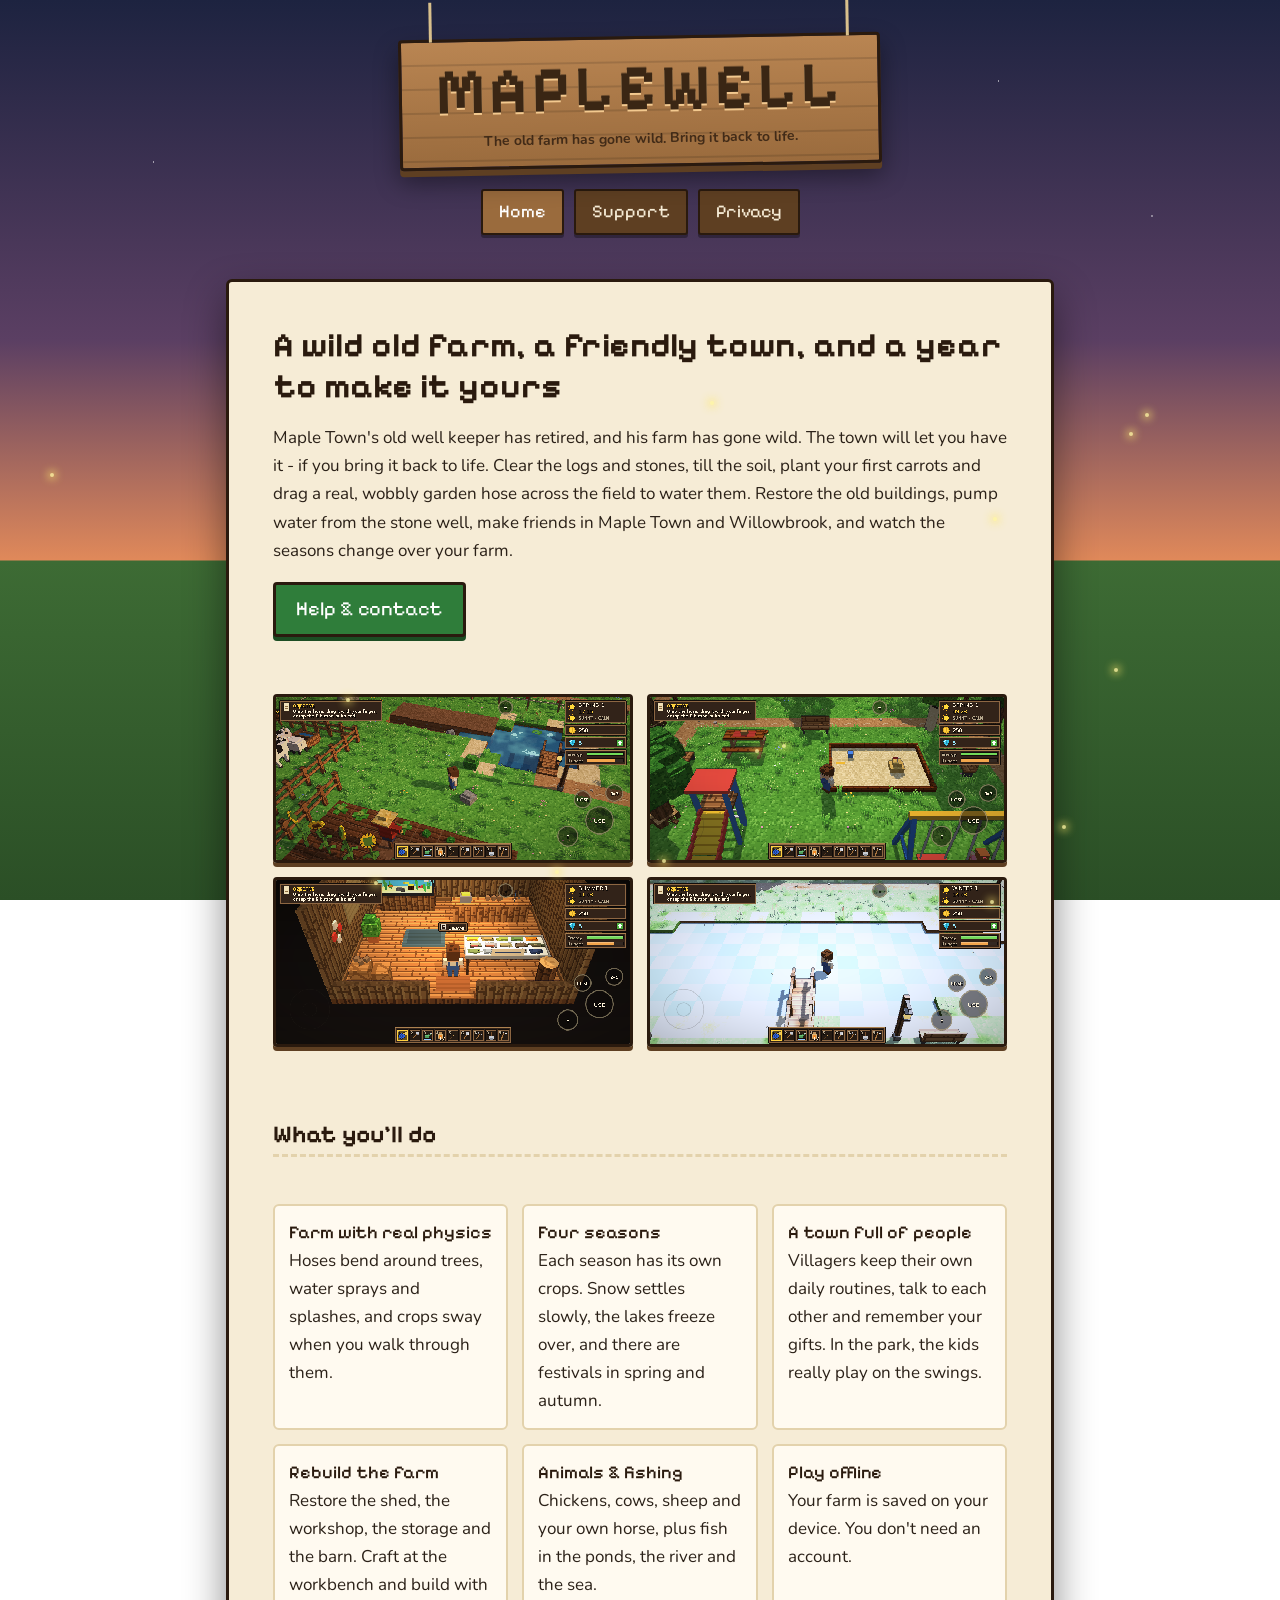
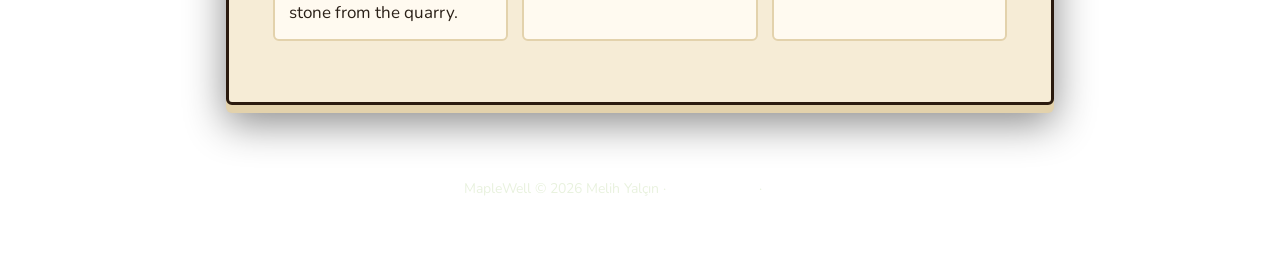
<file: index.html>
<!doctype html>
<html lang="en">
<head>
  <meta charset="utf-8">
  <meta name="viewport" content="width=device-width, initial-scale=1">
  <title>MapleWell - a farming game by Melih Yalçın</title>
  <meta name="description" content="MapleWell: the old well keeper's farm has gone wild. Clear it, plant it, water it with a real, bendy garden hose, and bring it back to life. For iPhone, iPad and PC.">
  <link rel="icon" href="img/icon.png">
  <link rel="preconnect" href="https://fonts.googleapis.com">
  <link rel="preconnect" href="https://fonts.gstatic.com" crossorigin>
  <link href="https://fonts.googleapis.com/css2?family=Nunito:wght@400;700&family=Pixelify+Sans:wght@500;700&display=swap" rel="stylesheet">
  <link rel="stylesheet" href="style.css">
</head>
<body>
  <header class="top">
    <a class="sign" href="index.html">
      <span class="logo">MAPLEWELL</span>
      <span class="tagline">The old farm has gone wild. Bring it back to life.</span>
    </a>
    <nav>
      <a href="index.html" aria-current="page">Home</a>
      <a href="support.html">Support</a>
      <a href="privacy.html">Privacy</a>
    </nav>
  </header>

  <main>
    <div class="paper hero">
      <div>
        <h1>A wild old farm, a friendly town, and a year to make it yours</h1>
        <p>Maple Town's old well keeper has retired, and his farm has gone wild. The town will let you have it - if you bring it back to life. Clear the logs and stones, till the soil, plant your first carrots and drag a real, wobbly garden hose across the field to water them. Restore the old buildings, pump water from the stone well, make friends in Maple Town and Willowbrook, and watch the seasons change over your farm.</p>
        <p><a class="button" href="support.html">Help &amp; contact</a></p>
      </div>

      <div class="shots">
        <img src="img/shot1.png" alt="The farm in the golden hour, with sunflowers and a pond" loading="lazy">
        <img src="img/shot3.png" alt="The Willowbrook park with a slide, a sandbox and swings" loading="lazy">
        <img src="img/shot5.png" alt="Inside the fishing shop: an aquarium and today's catch on ice" loading="lazy">
        <img src="img/shot4.png" alt="A frozen lake in winter" loading="lazy">
      </div>

      <h2>What you'll do</h2>
      <ul class="features">
        <li><b>Farm with real physics</b>Hoses bend around trees, water sprays and splashes, and crops sway when you walk through them.</li>
        <li><b>Four seasons</b>Each season has its own crops. Snow settles slowly, the lakes freeze over, and there are festivals in spring and autumn.</li>
        <li><b>A town full of people</b>Villagers keep their own daily routines, talk to each other and remember your gifts. In the park, the kids really play on the swings.</li>
        <li><b>Rebuild the farm</b>Restore the shed, the workshop, the storage and the barn. Craft at the workbench and build with stone from the quarry.</li>
        <li><b>Animals &amp; fishing</b>Chickens, cows, sheep and your own horse, plus fish in the ponds, the river and the sea.</li>
        <li><b>Play offline</b>Your farm is saved on your device. You don't need an account.</li>
      </ul>
    </div>
  </main>

  <footer>
    <p>MapleWell © 2026 Melih Yalçın · <a href="privacy.html">Privacy Policy</a> · <a href="support.html">Support</a></p>
  </footer>

  <script>
    // a few fireflies drifting over the page
    for (let i = 0; i < 14; i++) {
      const f = document.createElement("div");
      f.className = "firefly";
      f.style.left = Math.random() * 100 + "vw";
      f.style.top = 40 + Math.random() * 60 + "vh";
      f.style.animationDelay = (Math.random() * 6) + "s, " + (Math.random() * 3) + "s";
      document.body.appendChild(f);
    }
  </script>
</body>
</html>
</file>
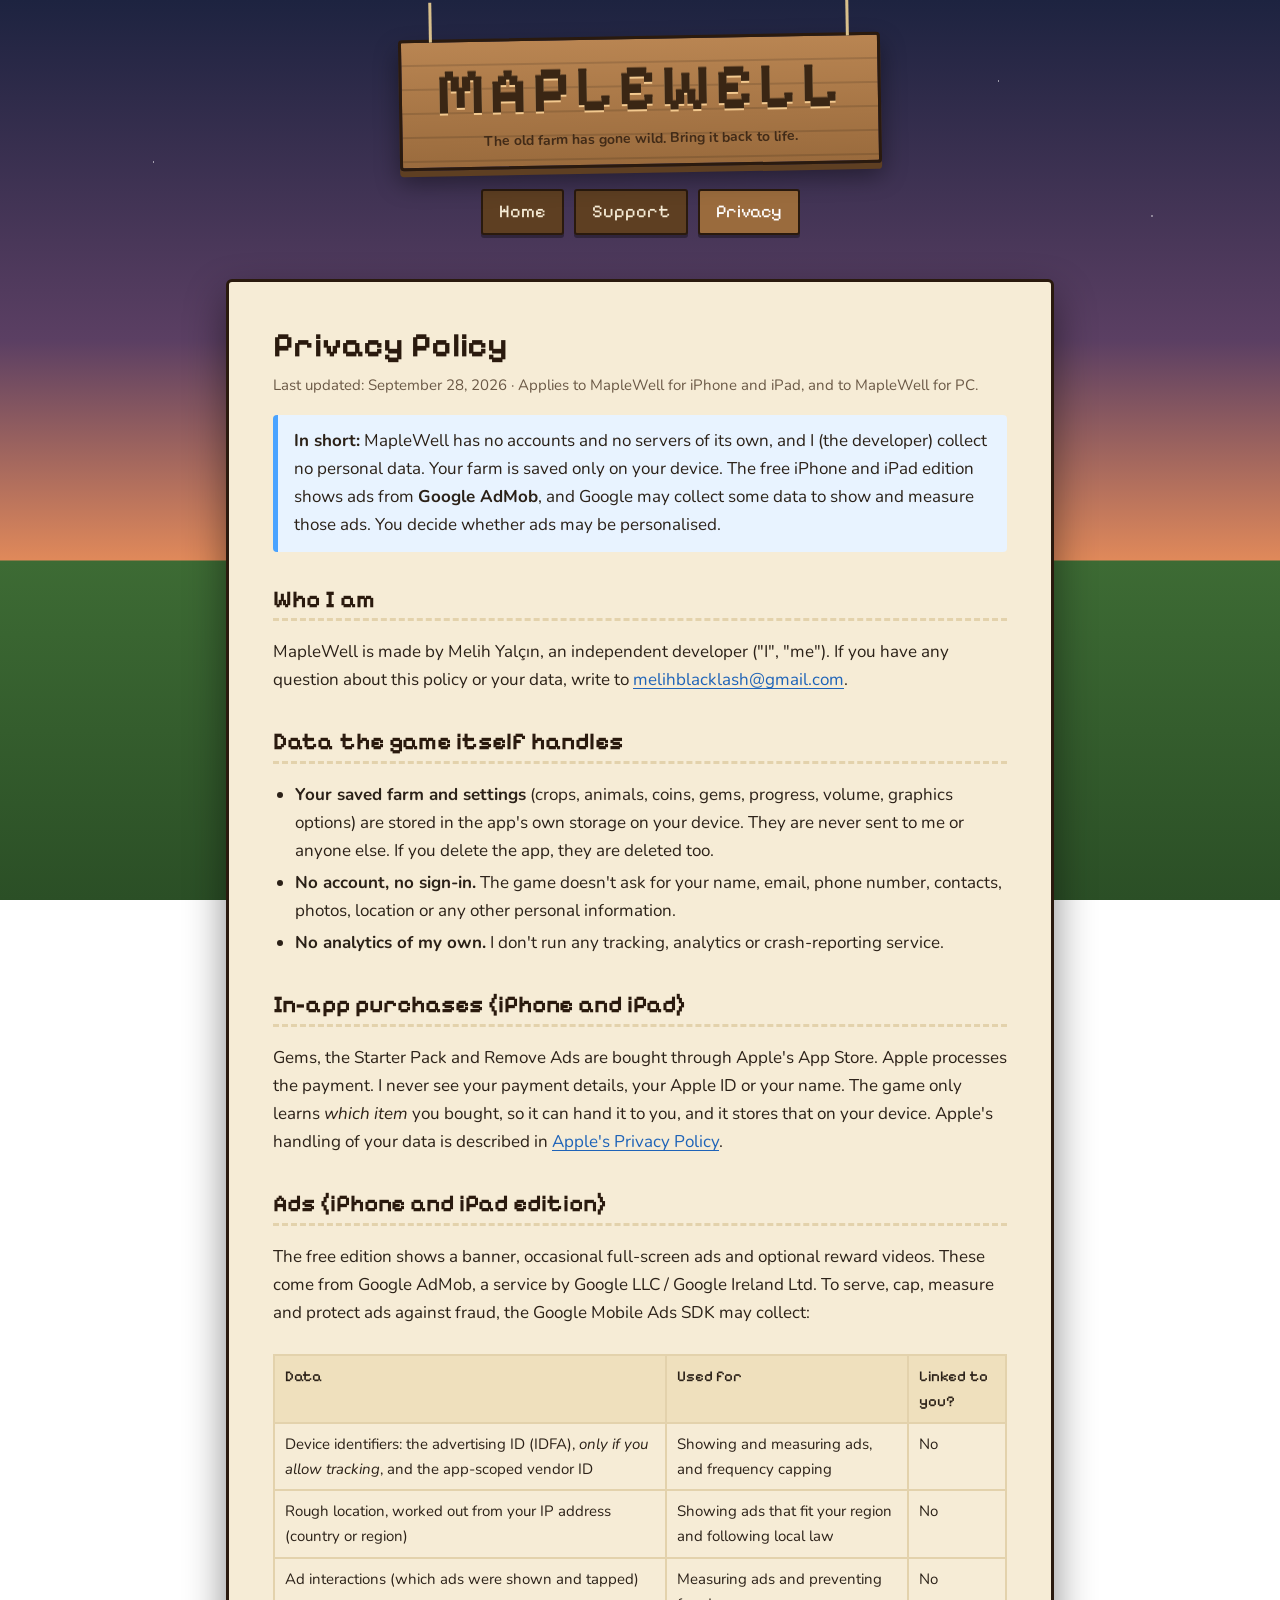
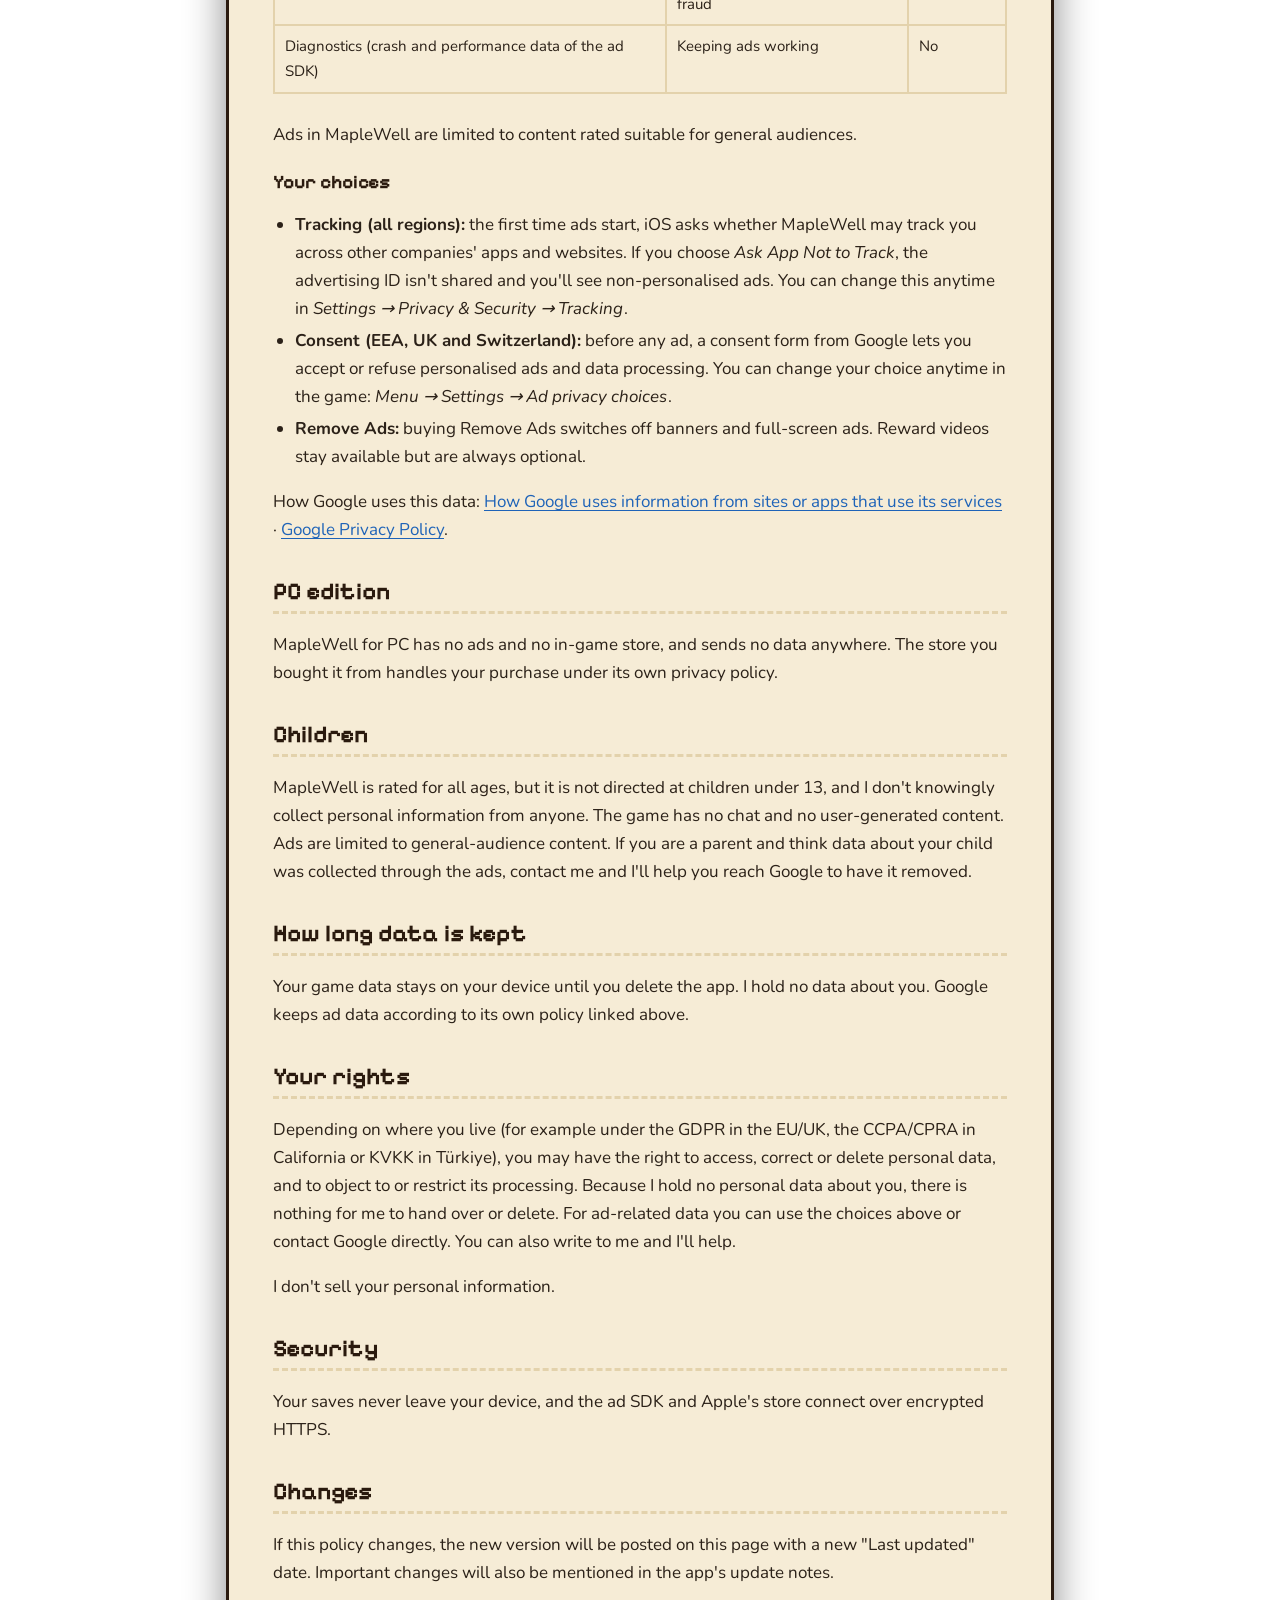
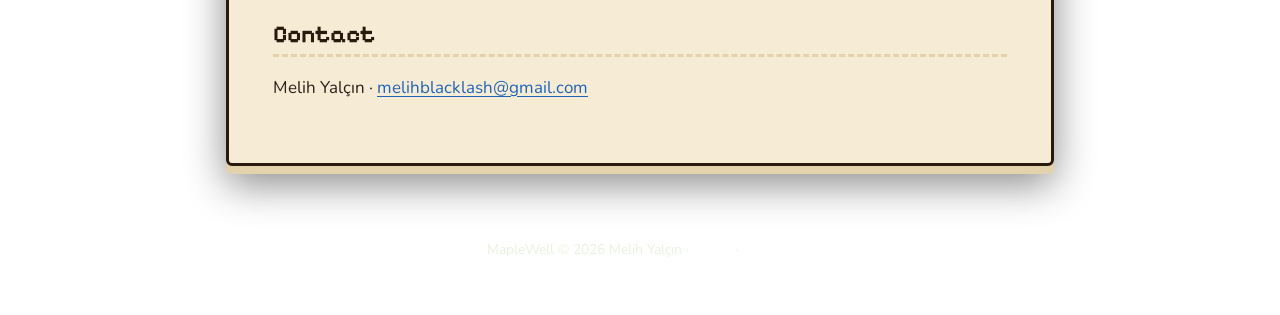
<file: privacy.html>
<!doctype html>
<html lang="en">
<head>
  <meta charset="utf-8">
  <meta name="viewport" content="width=device-width, initial-scale=1">
  <title>MapleWell - Privacy Policy</title>
  <meta name="description" content="How MapleWell handles your data: the game keeps your farm on your device; ads in the iPhone and iPad edition are served by Google AdMob.">
  <link rel="icon" href="img/icon.png">
  <link rel="preconnect" href="https://fonts.googleapis.com">
  <link rel="preconnect" href="https://fonts.gstatic.com" crossorigin>
  <link href="https://fonts.googleapis.com/css2?family=Nunito:wght@400;700&family=Pixelify+Sans:wght@500;700&display=swap" rel="stylesheet">
  <link rel="stylesheet" href="style.css">
</head>
<body>
  <header class="top">
    <a class="sign" href="index.html">
      <span class="logo">MAPLEWELL</span>
      <span class="tagline">The old farm has gone wild. Bring it back to life.</span>
    </a>
    <nav>
      <a href="index.html">Home</a>
      <a href="support.html">Support</a>
      <a href="privacy.html" aria-current="page">Privacy</a>
    </nav>
  </header>

  <main>
    <article class="paper">
      <h1>Privacy Policy</h1>
      <p class="meta">Last updated: September 28, 2026 · Applies to MapleWell for iPhone and iPad, and to MapleWell for PC.</p>

      <div class="note">
        <strong>In short:</strong> MapleWell has no accounts and no servers of its own, and I (the developer) collect no personal data. Your farm is saved only on your device. The free iPhone and iPad edition shows ads from <strong>Google AdMob</strong>, and Google may collect some data to show and measure those ads. You decide whether ads may be personalised.
      </div>

      <h2>Who I am</h2>
      <p>MapleWell is made by Melih Yalçın, an independent developer ("I", "me"). If you have any question about this policy or your data, write to <a href="mailto:melihblacklash@gmail.com">melihblacklash@gmail.com</a>.</p>

      <h2>Data the game itself handles</h2>
      <ul>
        <li><strong>Your saved farm and settings</strong> (crops, animals, coins, gems, progress, volume, graphics options) are stored in the app's own storage on your device. They are never sent to me or anyone else. If you delete the app, they are deleted too.</li>
        <li><strong>No account, no sign-in.</strong> The game doesn't ask for your name, email, phone number, contacts, photos, location or any other personal information.</li>
        <li><strong>No analytics of my own.</strong> I don't run any tracking, analytics or crash-reporting service.</li>
      </ul>

      <h2>In-app purchases (iPhone and iPad)</h2>
      <p>Gems, the Starter Pack and Remove Ads are bought through Apple's App Store. Apple processes the payment. I never see your payment details, your Apple ID or your name. The game only learns <em>which item</em> you bought, so it can hand it to you, and it stores that on your device. Apple's handling of your data is described in <a href="https://www.apple.com/legal/privacy/" target="_blank" rel="noopener">Apple's Privacy Policy</a>.</p>

      <h2>Ads (iPhone and iPad edition)</h2>
      <p>The free edition shows a banner, occasional full-screen ads and optional reward videos. These come from Google AdMob, a service by Google LLC / Google Ireland Ltd. To serve, cap, measure and protect ads against fraud, the Google Mobile Ads SDK may collect:</p>
      <div class="table-wrap">
        <table>
          <tr><th>Data</th><th>Used for</th><th>Linked to you?</th></tr>
          <tr><td>Device identifiers: the advertising ID (IDFA), <em>only if you allow tracking</em>, and the app-scoped vendor ID</td><td>Showing and measuring ads, and frequency capping</td><td>No</td></tr>
          <tr><td>Rough location, worked out from your IP address (country or region)</td><td>Showing ads that fit your region and following local law</td><td>No</td></tr>
          <tr><td>Ad interactions (which ads were shown and tapped)</td><td>Measuring ads and preventing fraud</td><td>No</td></tr>
          <tr><td>Diagnostics (crash and performance data of the ad SDK)</td><td>Keeping ads working</td><td>No</td></tr>
        </table>
      </div>
      <p>Ads in MapleWell are limited to content rated suitable for general audiences.</p>
      <h3>Your choices</h3>
      <ul>
        <li><strong>Tracking (all regions):</strong> the first time ads start, iOS asks whether MapleWell may track you across other companies' apps and websites. If you choose <em>Ask App Not to Track</em>, the advertising ID isn't shared and you'll see non-personalised ads. You can change this anytime in <em>Settings → Privacy &amp; Security → Tracking</em>.</li>
        <li><strong>Consent (EEA, UK and Switzerland):</strong> before any ad, a consent form from Google lets you accept or refuse personalised ads and data processing. You can change your choice anytime in the game: <em>Menu → Settings → Ad privacy choices</em>.</li>
        <li><strong>Remove Ads:</strong> buying Remove Ads switches off banners and full-screen ads. Reward videos stay available but are always optional.</li>
      </ul>
      <p>How Google uses this data: <a href="https://policies.google.com/technologies/partner-sites" target="_blank" rel="noopener">How Google uses information from sites or apps that use its services</a> · <a href="https://policies.google.com/privacy" target="_blank" rel="noopener">Google Privacy Policy</a>.</p>

      <h2>PC edition</h2>
      <p>MapleWell for PC has no ads and no in-game store, and sends no data anywhere. The store you bought it from handles your purchase under its own privacy policy.</p>

      <h2>Children</h2>
      <p>MapleWell is rated for all ages, but it is not directed at children under 13, and I don't knowingly collect personal information from anyone. The game has no chat and no user-generated content. Ads are limited to general-audience content. If you are a parent and think data about your child was collected through the ads, contact me and I'll help you reach Google to have it removed.</p>

      <h2>How long data is kept</h2>
      <p>Your game data stays on your device until you delete the app. I hold no data about you. Google keeps ad data according to its own policy linked above.</p>

      <h2>Your rights</h2>
      <p>Depending on where you live (for example under the GDPR in the EU/UK, the CCPA/CPRA in California or KVKK in Türkiye), you may have the right to access, correct or delete personal data, and to object to or restrict its processing. Because I hold no personal data about you, there is nothing for me to hand over or delete. For ad-related data you can use the choices above or contact Google directly. You can also write to me and I'll help.</p>
      <p>I don't sell your personal information.</p>

      <h2>Security</h2>
      <p>Your saves never leave your device, and the ad SDK and Apple's store connect over encrypted HTTPS.</p>

      <h2>Changes</h2>
      <p>If this policy changes, the new version will be posted on this page with a new "Last updated" date. Important changes will also be mentioned in the app's update notes.</p>

      <h2>Contact</h2>
      <p>Melih Yalçın · <a href="mailto:melihblacklash@gmail.com">melihblacklash@gmail.com</a></p>
    </article>
  </main>

  <footer>
    <p>MapleWell © 2026 Melih Yalçın · <a href="index.html">Home</a> · <a href="support.html">Support</a></p>
  </footer>
</body>
</html>
</file>
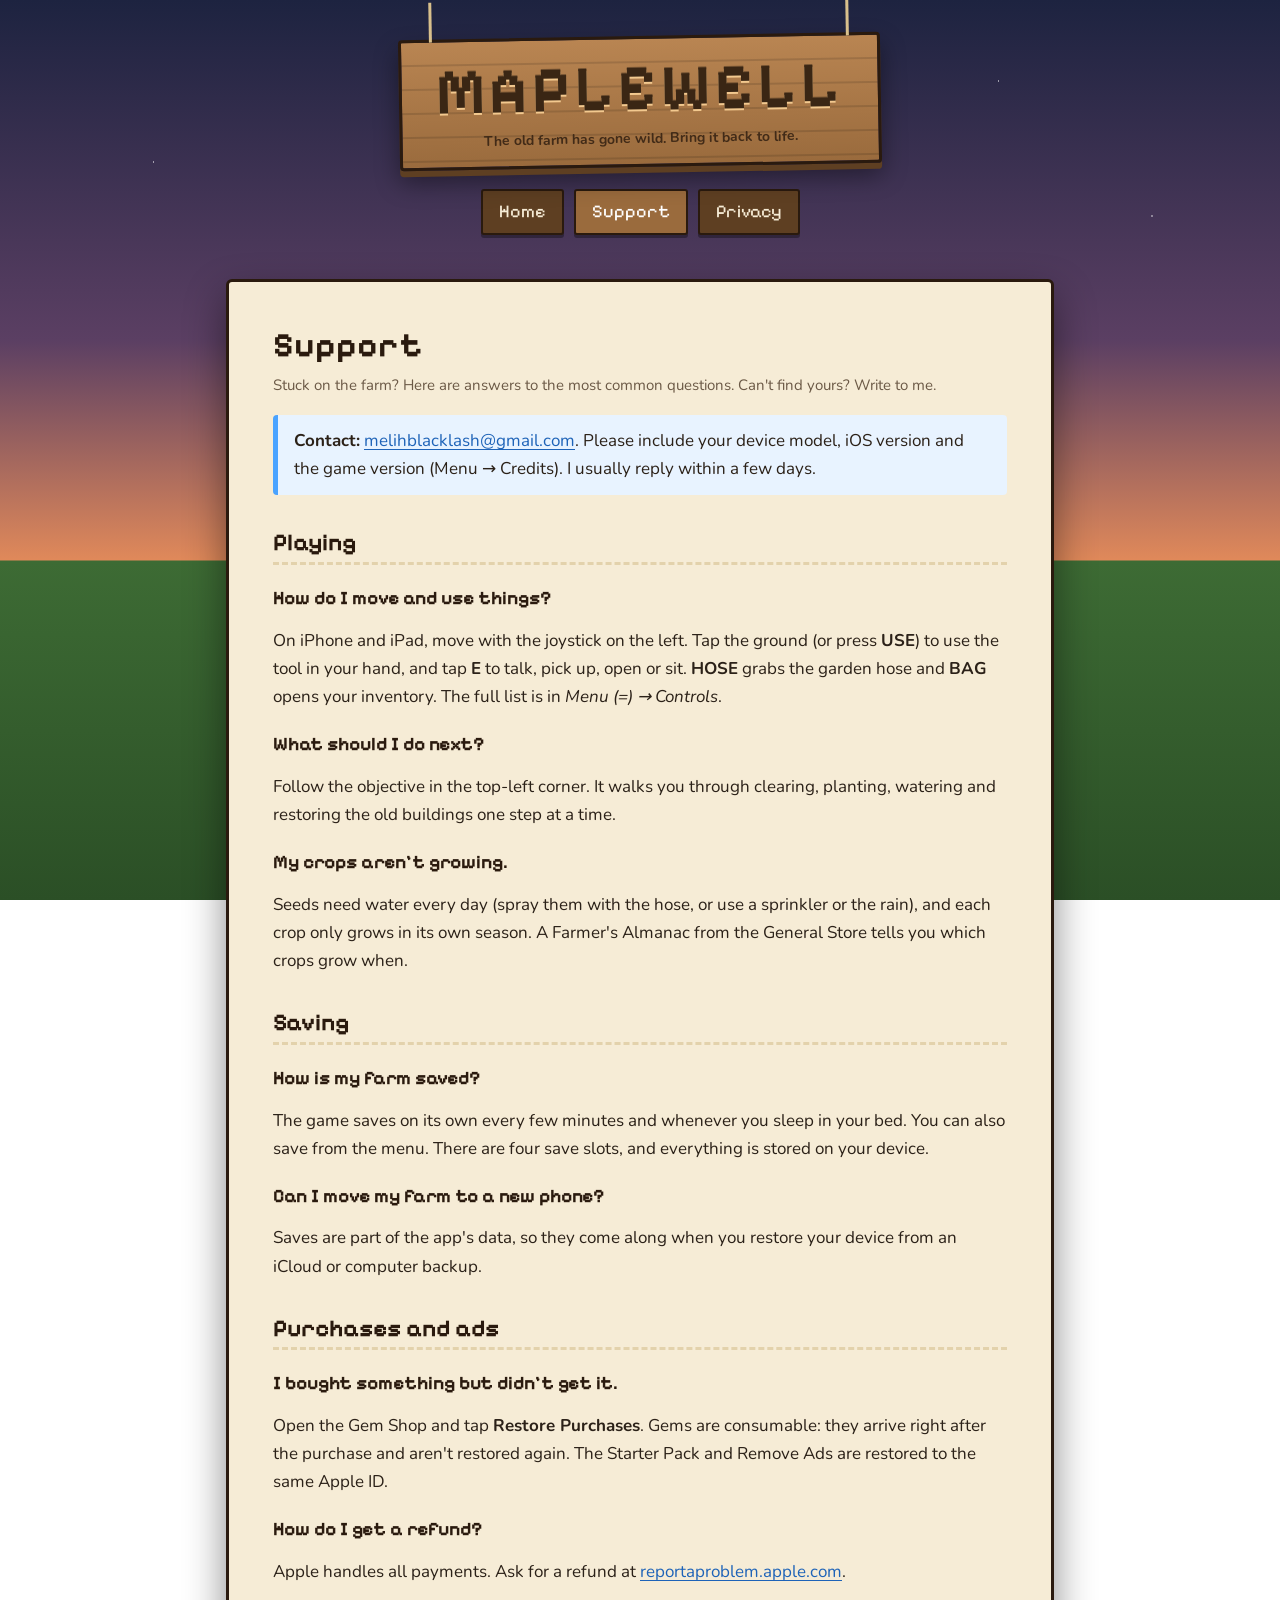
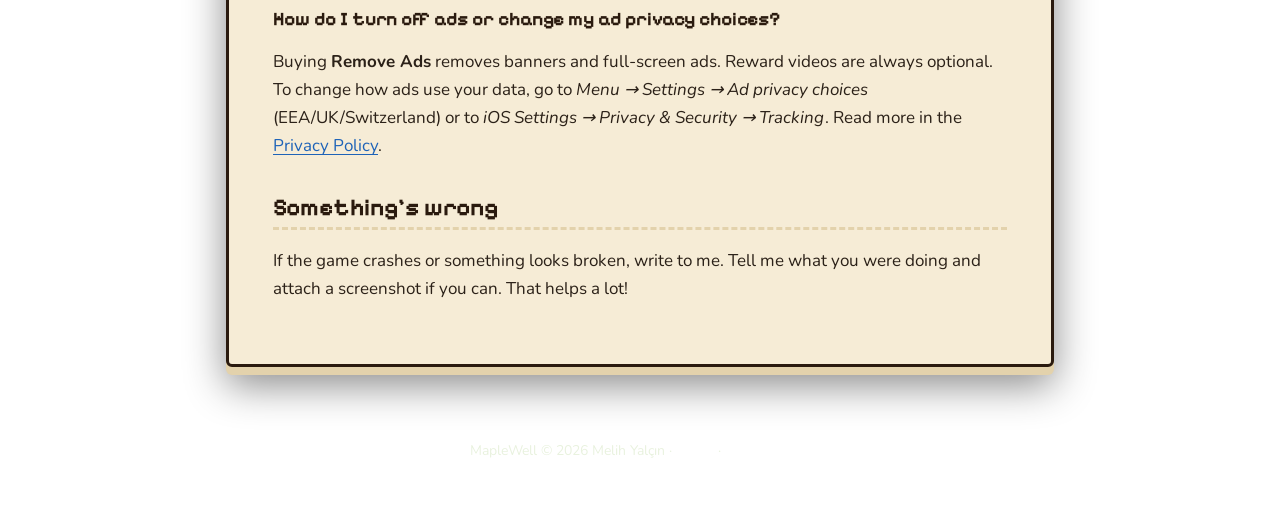
<file: support.html>
<!doctype html>
<html lang="en">
<head>
  <meta charset="utf-8">
  <meta name="viewport" content="width=device-width, initial-scale=1">
  <title>MapleWell - Support</title>
  <meta name="description" content="Help for MapleWell: controls, saving, purchases, ads and how to contact the developer.">
  <link rel="icon" href="img/icon.png">
  <link rel="preconnect" href="https://fonts.googleapis.com">
  <link rel="preconnect" href="https://fonts.gstatic.com" crossorigin>
  <link href="https://fonts.googleapis.com/css2?family=Nunito:wght@400;700&family=Pixelify+Sans:wght@500;700&display=swap" rel="stylesheet">
  <link rel="stylesheet" href="style.css">
</head>
<body>
  <header class="top">
    <a class="sign" href="index.html">
      <span class="logo">MAPLEWELL</span>
      <span class="tagline">The old farm has gone wild. Bring it back to life.</span>
    </a>
    <nav>
      <a href="index.html">Home</a>
      <a href="support.html" aria-current="page">Support</a>
      <a href="privacy.html">Privacy</a>
    </nav>
  </header>

  <main>
    <article class="paper">
      <h1>Support</h1>
      <p class="meta">Stuck on the farm? Here are answers to the most common questions. Can't find yours? Write to me.</p>

      <div class="note">
        <strong>Contact:</strong> <a href="mailto:melihblacklash@gmail.com?subject=MapleWell%20support">melihblacklash@gmail.com</a>. Please include your device model, iOS version and the game version (Menu → Credits). I usually reply within a few days.
      </div>

      <h2>Playing</h2>
      <h3>How do I move and use things?</h3>
      <p>On iPhone and iPad, move with the joystick on the left. Tap the ground (or press <b>USE</b>) to use the tool in your hand, and tap <b>E</b> to talk, pick up, open or sit. <b>HOSE</b> grabs the garden hose and <b>BAG</b> opens your inventory. The full list is in <em>Menu (=) → Controls</em>.</p>
      <h3>What should I do next?</h3>
      <p>Follow the objective in the top-left corner. It walks you through clearing, planting, watering and restoring the old buildings one step at a time.</p>
      <h3>My crops aren't growing.</h3>
      <p>Seeds need water every day (spray them with the hose, or use a sprinkler or the rain), and each crop only grows in its own season. A Farmer's Almanac from the General Store tells you which crops grow when.</p>

      <h2>Saving</h2>
      <h3>How is my farm saved?</h3>
      <p>The game saves on its own every few minutes and whenever you sleep in your bed. You can also save from the menu. There are four save slots, and everything is stored on your device.</p>
      <h3>Can I move my farm to a new phone?</h3>
      <p>Saves are part of the app's data, so they come along when you restore your device from an iCloud or computer backup.</p>

      <h2>Purchases and ads</h2>
      <h3>I bought something but didn't get it.</h3>
      <p>Open the Gem Shop and tap <b>Restore Purchases</b>. Gems are consumable: they arrive right after the purchase and aren't restored again. The Starter Pack and Remove Ads are restored to the same Apple ID.</p>
      <h3>How do I get a refund?</h3>
      <p>Apple handles all payments. Ask for a refund at <a href="https://reportaproblem.apple.com" target="_blank" rel="noopener">reportaproblem.apple.com</a>.</p>
      <h3>How do I turn off ads or change my ad privacy choices?</h3>
      <p>Buying <b>Remove Ads</b> removes banners and full-screen ads. Reward videos are always optional. To change how ads use your data, go to <em>Menu → Settings → Ad privacy choices</em> (EEA/UK/Switzerland) or to <em>iOS Settings → Privacy &amp; Security → Tracking</em>. Read more in the <a href="privacy.html">Privacy Policy</a>.</p>

      <h2>Something's wrong</h2>
      <p>If the game crashes or something looks broken, write to me. Tell me what you were doing and attach a screenshot if you can. That helps a lot!</p>
    </article>
  </main>

  <footer>
    <p>MapleWell © 2026 Melih Yalçın · <a href="index.html">Home</a> · <a href="privacy.html">Privacy Policy</a></p>
  </footer>
</body>
</html>
</file>
<file: style.css>
/* MapleWell website - dusk over the valley, wooden signs, pixel lettering. */
:root {
  --sky-top: #1d2340;
  --sky-mid: #5b3f63;
  --sky-low: #e0895a;
  --grass: #3d6b34;
  --grass-dark: #2b4f26;
  --wood: #9a6b3d;
  --wood-light: #b98552;
  --wood-dark: #5e3f22;
  --groove: #3a2614;
  --ink: #2a1a0e;
  --paper: #f6ecd6;
  --paper-edge: #e3d2ac;
  --gold: #ffcf4a;
  --water: #4aa3ff;
  --text: #2b2118;
  --muted: #6b5946;
}

* { box-sizing: border-box; }

html { scroll-behavior: smooth; }

body {
  margin: 0;
  min-height: 100vh;
  font-family: "Nunito", system-ui, -apple-system, "Segoe UI", sans-serif;
  font-size: 17px;
  line-height: 1.65;
  color: var(--text);
  background:
    radial-gradient(2px 2px at 12% 18%, #fff8 50%, transparent 51%),
    radial-gradient(2px 2px at 78% 9%, #fff8 50%, transparent 51%),
    radial-gradient(1.5px 1.5px at 45% 6%, #fff6 50%, transparent 51%),
    radial-gradient(1.5px 1.5px at 90% 24%, #fff6 50%, transparent 51%),
    linear-gradient(180deg, var(--sky-top) 0, var(--sky-mid) 340px, var(--sky-low) 560px, var(--grass) 561px, var(--grass-dark) 100%);
  background-attachment: fixed;
}

a { color: #1e63b8; text-underline-offset: 3px; }
a:hover { color: #0f3f7a; }

/* ---------------------------------------------------------------- header: the hanging sign */
.top {
  text-align: center;
  padding: 36px 16px 8px;
  position: relative;
}
.sign {
  display: inline-block;
  position: relative;
  padding: 18px 34px 14px;
  background:
    repeating-linear-gradient(180deg, transparent 0 22px, #0000001f 22px 24px),
    linear-gradient(180deg, var(--wood-light), var(--wood));
  border: 3px solid var(--ink);
  box-shadow: 0 6px 0 var(--wood-dark), 0 12px 24px #0006;
  border-radius: 4px;
  text-decoration: none;
  transform: rotate(-1deg);
}
.sign::before, .sign::after { /* ropes */
  content: "";
  position: absolute;
  top: -40px;
  width: 3px;
  height: 40px;
  background: #d9c08c;
}
.sign::before { left: 28px; }
.sign::after { right: 28px; }
.logo {
  font-family: "Pixelify Sans", "Courier New", monospace;
  font-weight: 700;
  font-size: clamp(34px, 8vw, 64px);
  letter-spacing: 4px;
  line-height: 1;
  color: var(--groove);
  /* carved into the wood: a dark groove with light catching the lower lip */
  text-shadow: 0 2px 0 #f3c98f, 0 -1px 0 #00000055;
}
.tagline {
  display: block;
  margin-top: 6px;
  font-size: 14px;
  color: #2a1a0ecc;
  font-weight: 700;
}

nav {
  margin: 22px auto 0;
  display: flex;
  flex-wrap: wrap;
  gap: 10px;
  justify-content: center;
}
nav a {
  font-family: "Pixelify Sans", monospace;
  font-size: 18px;
  color: var(--paper);
  text-decoration: none;
  padding: 6px 16px;
  background: var(--wood-dark);
  border: 2px solid var(--ink);
  border-radius: 3px;
  box-shadow: 0 3px 0 #0005;
}
nav a:hover, nav a[aria-current="page"] { background: var(--wood); color: #fff; }

/* ---------------------------------------------------------------- content: parchment on a board */
main {
  max-width: 860px;
  margin: 36px auto 48px;
  padding: 0 16px;
}
.paper {
  background: var(--paper);
  border: 3px solid var(--ink);
  border-radius: 6px;
  box-shadow: 0 8px 0 var(--paper-edge), 0 18px 40px #0007;
  padding: clamp(20px, 5vw, 44px);
}
h1, h2, h3 { font-family: "Pixelify Sans", monospace; color: var(--ink); line-height: 1.2; }
h1 { font-size: 34px; margin: 0 0 6px; }
h2 { font-size: 24px; margin: 34px 0 8px; padding-bottom: 4px; border-bottom: 3px dashed var(--paper-edge); }
h3 { font-size: 19px; margin: 22px 0 4px; }
.meta { color: var(--muted); font-size: 15px; margin: 0 0 18px; }
ul { padding-left: 22px; }
li { margin: 4px 0; }
.note {
  background: #e8f3ff;
  border-left: 5px solid var(--water);
  padding: 12px 16px;
  border-radius: 4px;
  margin: 18px 0;
}
.table-wrap { overflow-x: auto; }
table { border-collapse: collapse; width: 100%; font-size: 15px; margin: 10px 0; }
th, td { border: 2px solid var(--paper-edge); padding: 8px 10px; text-align: left; vertical-align: top; }
th { background: #efe0bd; font-family: "Pixelify Sans", monospace; font-weight: 500; }

/* ---------------------------------------------------------------- home page */
.hero { display: grid; gap: 22px; }
.shots { display: grid; grid-template-columns: repeat(auto-fit, minmax(240px, 1fr)); gap: 14px; margin: 18px 0; }
.shots img {
  width: 100%;
  display: block;
  border: 3px solid var(--ink);
  border-radius: 4px;
  image-rendering: pixelated;
  box-shadow: 0 4px 0 var(--wood-dark);
}
.features { display: grid; grid-template-columns: repeat(auto-fit, minmax(220px, 1fr)); gap: 14px; padding: 0; list-style: none; }
.features li {
  background: #fffaf0;
  border: 2px solid var(--paper-edge);
  border-radius: 6px;
  padding: 12px 14px;
  margin: 0;
}
.features b { font-family: "Pixelify Sans", monospace; font-weight: 500; font-size: 18px; display: block; color: var(--ink); }
.button {
  display: inline-block;
  font-family: "Pixelify Sans", monospace;
  font-size: 20px;
  color: #fff;
  background: #2f7d3a;
  border: 3px solid var(--ink);
  border-radius: 4px;
  padding: 8px 20px;
  text-decoration: none;
  box-shadow: 0 4px 0 #1c4d23;
}
.button:hover { background: #38923f; color: #fff; }

/* ---------------------------------------------------------------- footer: fireflies over the grass */
footer {
  text-align: center;
  color: #e9f2df;
  font-size: 14px;
  padding: 10px 16px 40px;
}
footer a { color: #fff; }
.firefly {
  position: fixed;
  width: 4px;
  height: 4px;
  border-radius: 50%;
  background: #fff7a0;
  box-shadow: 0 0 8px 2px #ffe86b;
  pointer-events: none;
  animation: drift 9s ease-in-out infinite, blink 2.6s ease-in-out infinite;
  opacity: 0.8;
}
@keyframes drift {
  0%, 100% { transform: translate(0, 0); }
  33% { transform: translate(18px, -14px); }
  66% { transform: translate(-12px, 10px); }
}
@keyframes blink { 0%, 100% { opacity: 0.15; } 50% { opacity: 0.95; } }
@media (prefers-reduced-motion: reduce) { .firefly { animation: none; } }

@media (max-width: 520px) {
  body { font-size: 16px; }
  .sign { padding: 14px 18px 10px; }
  h1 { font-size: 28px; }
}
</file>
